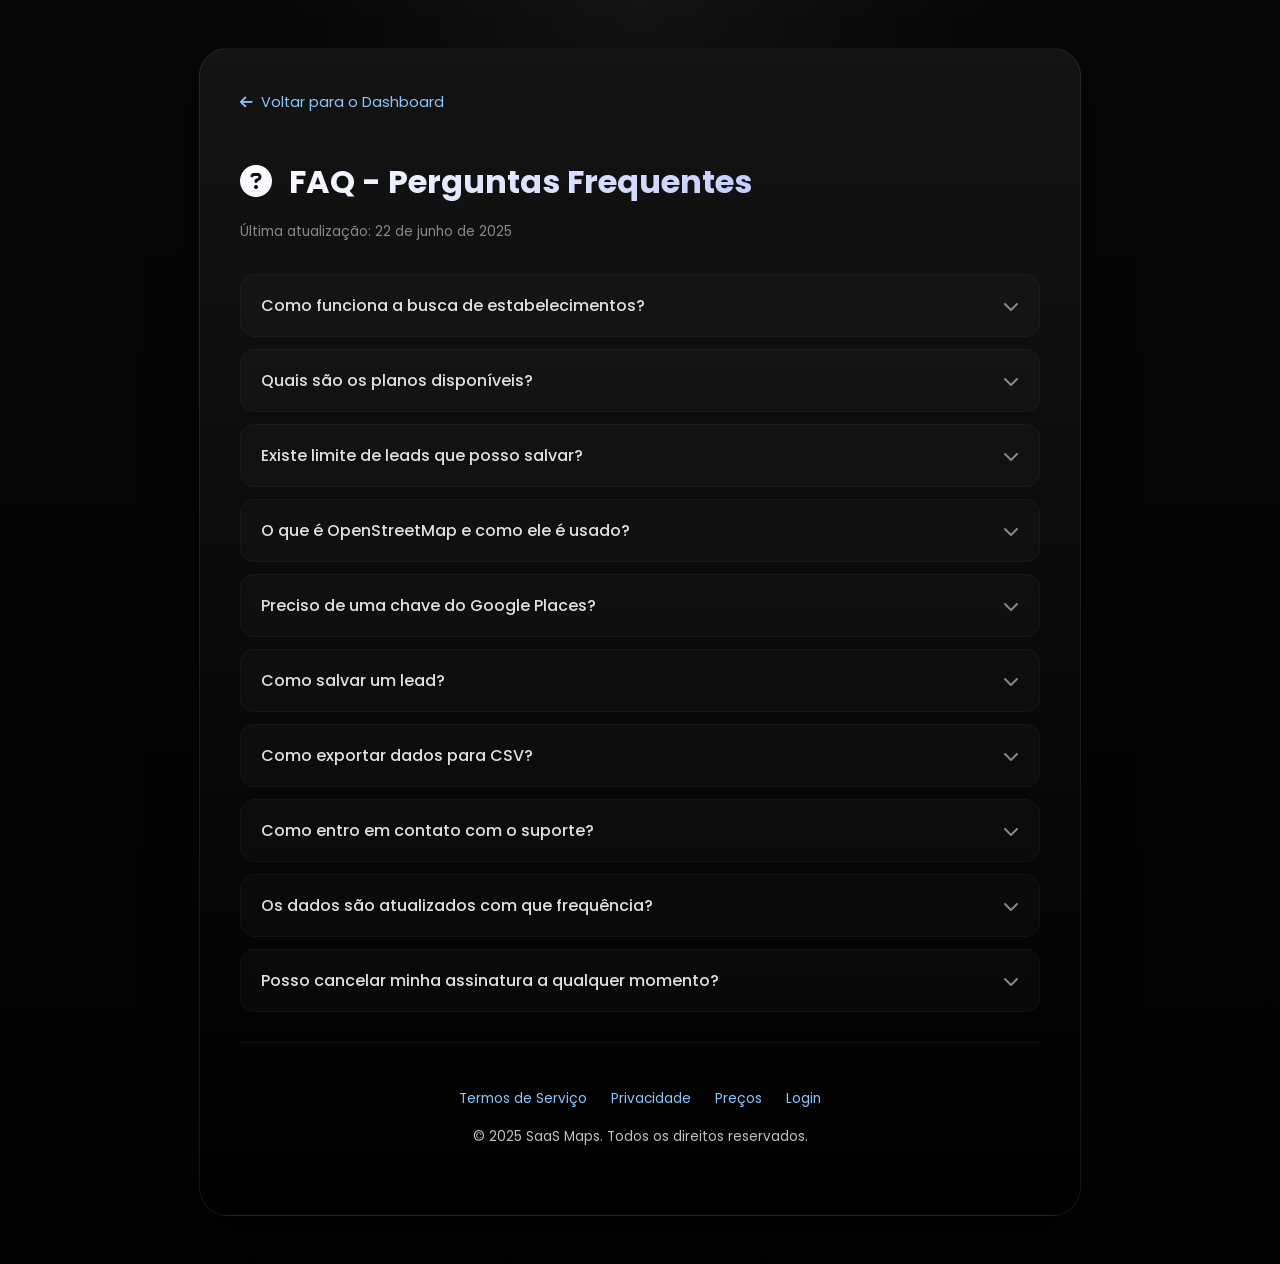
<file: faq.html>
<!DOCTYPE html>
<html lang="pt-BR">
<head>
    <meta charset="UTF-8" />
    <meta name="viewport" content="width=device-width, initial-scale=1.0" />
    <title>FAQ | SaaS Maps</title>
    <link rel="preconnect" href="https://fonts.googleapis.com" />
    <link href="https://fonts.googleapis.com/css2?family=Poppins:wght@400;500;600;700&display=swap" rel="stylesheet" />
    <link rel="stylesheet" href="https://cdnjs.cloudflare.com/ajax/libs/font-awesome/6.5.1/css/all.min.css" />
    <link rel="stylesheet" href="assets/css/legal.css" />
    <link rel="stylesheet" href="assets/css/transitions.css" />
    <style>
        .faq-header-icon { color: #a5b4fc; margin-right: 10px; }
    </style>
</head>
<body class="legal-page">

    <div class="legal-container fade-in">

        <a href="Dashboard/dashboard.html" class="legal-back"><i class="fas fa-arrow-left"></i> Voltar para o Dashboard</a>

        <h1><i class="fas fa-question-circle faq-header-icon"></i> FAQ - Perguntas Frequentes</h1>
        <p class="last-updated">Última atualização: 22 de junho de 2025</p>

        <!-- 1 -->
        <div class="faq-item">
            <button class="faq-question" onclick="toggleFaq(this)">
                Como funciona a busca de estabelecimentos?
                <i class="fa-solid fa-chevron-down"></i>
            </button>
            <div class="faq-answer">
                O SaaS Maps utiliza o <strong>OpenStreetMap (Nominatim + Overpass)</strong> como motor de busca principal, permitindo encontrar estabelecimentos comerciais em qualquer cidade do Brasil sem custos. Quando disponível, também consulta o <strong>Google Places API</strong> para enriquecer os resultados com dados adicionais. Basta selecionar o estado, a cidade e a categoria desejada para iniciar a busca.
            </div>
        </div>

        <!-- 2 -->
        <div class="faq-item">
            <button class="faq-question" onclick="toggleFaq(this)">
                Quais são os planos disponíveis?
                <i class="fa-solid fa-chevron-down"></i>
            </button>
            <div class="faq-answer">
                Oferecemos três planos: <strong>Basic</strong> (grátis, até 100 leads/mês), <strong>Pro</strong> (R$49/mês, até 1.000 leads com IA e Google Places) e <strong>Enterprise</strong> (R$199/mês, leads ilimitados com suporte prioritário). Todos os planos incluem busca via OpenStreetMap e exportação CSV. Consulte nossa <a href="pricing.html">página de preços</a> para detalhes completos.
            </div>
        </div>

        <!-- 3 -->
        <div class="faq-item">
            <button class="faq-question" onclick="toggleFaq(this)">
                Existe limite de leads que posso salvar?
                <i class="fa-solid fa-chevron-down"></i>
            </button>
            <div class="faq-answer">
                Sim, cada plano tem um limite mensal: 100 leads no Basic, 1.000 no Pro e ilimitado no Enterprise. Os limites são resetados no primeiro dia de cada mês. Você pode acompanhar seu uso atual no painel do dashboard. Se atingir o limite, poderá fazer upgrade do plano para continuar salvando leads.
            </div>
        </div>

        <!-- 4 -->
        <div class="faq-item">
            <button class="faq-question" onclick="toggleFaq(this)">
                O que é OpenStreetMap e como ele é usado?
                <i class="fa-solid fa-chevron-down"></i>
            </button>
            <div class="faq-answer">
                O <strong>OpenStreetMap (OSM)</strong> é um mapa colaborativo e gratuito, similar ao Google Maps, mas mantido por uma comunidade global de voluntários. Usamos os serviços Nominatim (para geolocalização) e Overpass (para consulta de estabelecimentos) para buscar dados atualizados sem custos de API. Isso nos permite oferecer o plano Basic gratuito.
            </div>
        </div>

        <!-- 5 -->
        <div class="faq-item">
            <button class="faq-question" onclick="toggleFaq(this)">
                Preciso de uma chave do Google Places?
                <i class="fa-solid fa-chevron-down"></i>
            </button>
            <div class="faq-answer">
                Não é obrigatório. O sistema funciona 100% com OpenStreetMap. No entanto, se você configurar uma chave do Google Places API no arquivo <code>config.js</code>, os resultados serão enriquecidos com dados adicionais como avaliações, horários e fotos. A chave pode ser obtida gratuitamente no Google Cloud Console.
            </div>
        </div>

        <!-- 6 -->
        <div class="faq-item">
            <button class="faq-question" onclick="toggleFaq(this)">
                Como salvar um lead?
                <i class="fa-solid fa-chevron-down"></i>
            </button>
            <div class="faq-answer">
                Após realizar uma busca, os resultados aparecem em uma tabela. Clique no botão <strong>"Salvar"</strong> na coluna à direita para adicionar o estabelecimento à sua lista de leads salvos. Você também pode gerenciar os status (Novo, Contatado, Em negociação, Cliente, Descartado) e adicionar notas nos leads salvos.
            </div>
        </div>

        <!-- 7 -->
        <div class="faq-item">
            <button class="faq-question" onclick="toggleFaq(this)">
                Como exportar dados para CSV?
                <i class="fa-solid fa-chevron-down"></i>
            </button>
            <div class="faq-answer">
                Após realizar uma busca, clique no botão <strong>"Exportar CSV"</strong> localizado abaixo da tabela de resultados. O arquivo será baixado automaticamente com todos os dados dos estabelecimentos encontrados, incluindo nome, telefone, website, endereço e status. A exportação inclui todos os resultados filtrados no momento.
            </div>
        </div>

        <!-- 8 -->
        <div class="faq-item">
            <button class="faq-question" onclick="toggleFaq(this)">
                Como entro em contato com o suporte?
                <i class="fa-solid fa-chevron-down"></i>
            </button>
            <div class="faq-answer">
                Usuários dos planos Pro e Enterprise têm suporte prioritário via chat direto no dashboard. Usuários do plano Basic podem enviar dúvidas através dos canais disponíveis no repositório oficial do projeto. Para questões urgentes, recomendamos abrir uma issue no <a href="https://github.com/Kalidade-Dev/SAAS.git" target="_blank">GitHub do projeto</a>.
            </div>
        </div>

        <!-- 9 -->
        <div class="faq-item">
            <button class="faq-question" onclick="toggleFaq(this)">
                Os dados são atualizados com que frequência?
                <i class="fa-solid fa-chevron-down"></i>
            </button>
            <div class="faq-answer">
                Os dados do OpenStreetMap são atualizados continuamente pela comunidade. Quando você realiza uma busca, os dados são obtidos em tempo real da fonte. O cache de cidades do IBGE é armazenado localmente para agilizar as buscas, mas pode ser atualizado manualmente limpando o cache do navegador.
            </div>
        </div>

        <!-- 10 -->
        <div class="faq-item">
            <button class="faq-question" onclick="toggleFaq(this)">
                Posso cancelar minha assinatura a qualquer momento?
                <i class="fa-solid fa-chevron-down"></i>
            </button>
            <div class="faq-answer">
                Sim! Você pode cancelar sua assinatura quando quiser, sem taxas de cancelamento. Ao cancelar, você mantém acesso aos recursos do plano até o final do período já pago. Após isso, sua conta será revertida para o plano Basic gratuito. Seus leads salvos nunca serão perdidos.
            </div>
        </div>

        <footer style="text-align:center;padding:30px 0 10px;color:#666;font-size:.85rem;border-top:1px solid rgba(255,255,255,.06);margin-top:30px;">
            <p style="margin-bottom:12px;">
                <a href="termos.html" style="color:#8ec5fc;text-decoration:none;margin:0 10px;">Termos de Serviço</a>
                <a href="privacidade.html" style="color:#8ec5fc;text-decoration:none;margin:0 10px;">Privacidade</a>
                <a href="pricing.html" style="color:#8ec5fc;text-decoration:none;margin:0 10px;">Preços</a>
                <a href="Login/login.html" style="color:#8ec5fc;text-decoration:none;margin:0 10px;">Login</a>
            </p>
            <p>&copy; 2025 SaaS Maps. Todos os direitos reservados.</p>
        </footer>
    </div>

    <script>
    function toggleFaq(btn) {
        const item = btn.parentElement;
        const isOpen = item.classList.contains('open');
        // Fecha todos
        document.querySelectorAll('.faq-item.open').forEach(el => el.classList.remove('open'));
        // Abre o clicado se estava fechado
        if (!isOpen) item.classList.add('open');
    }
    </script>

</body>
</html>
</file>
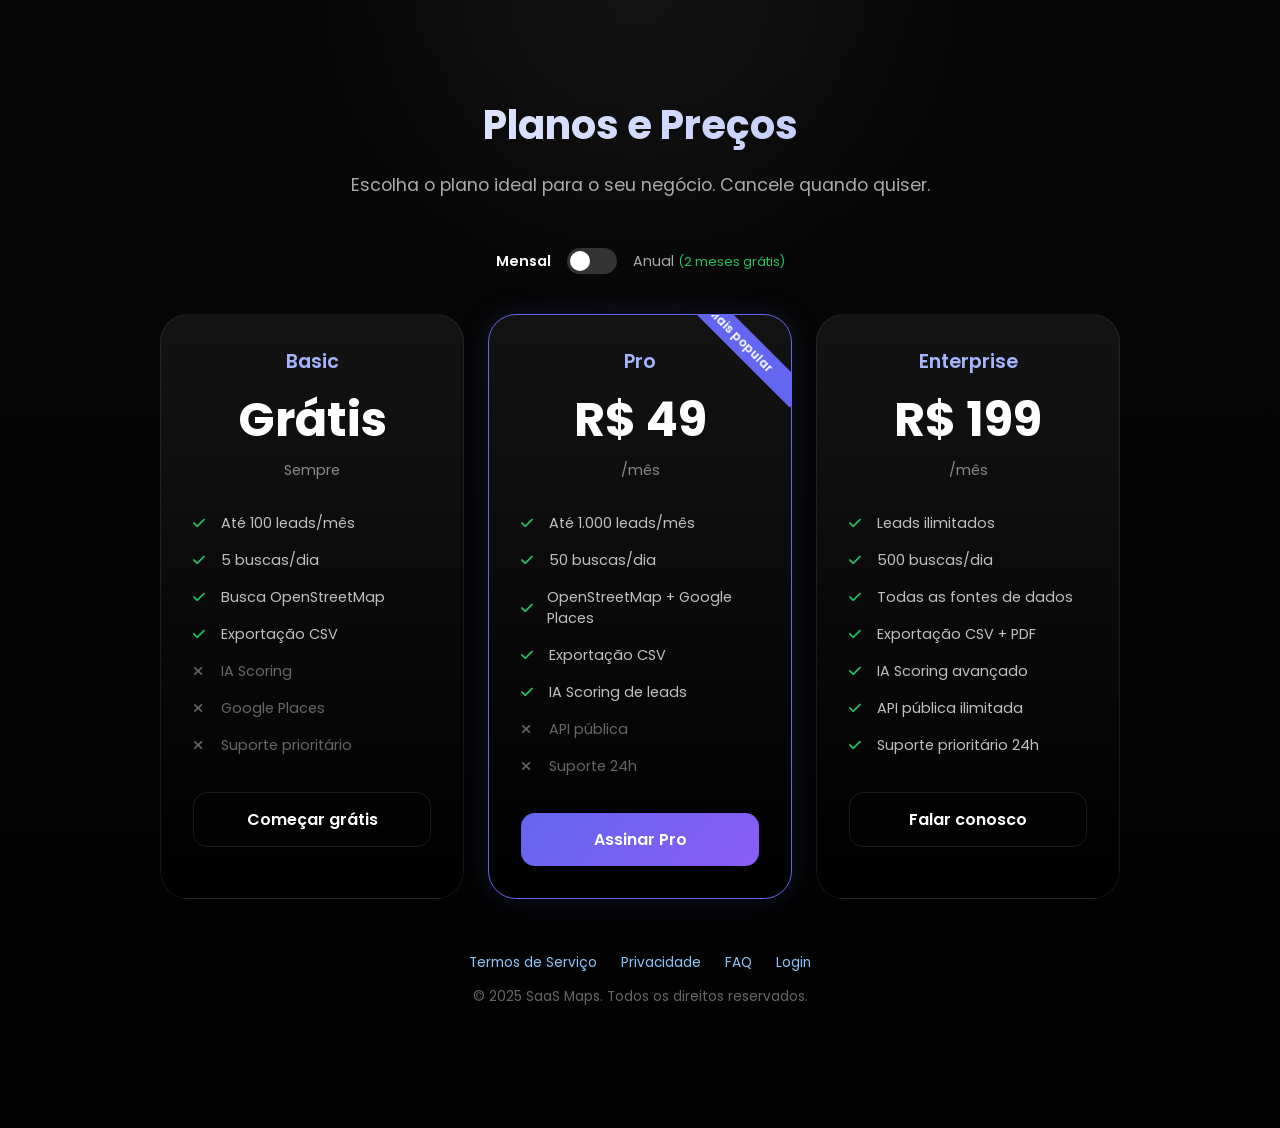
<file: pricing.html>
<!DOCTYPE html>
<html lang="pt-BR">
<head>
    <meta charset="UTF-8" />
    <meta name="viewport" content="width=device-width, initial-scale=1.0" />
    <title>Planos e Preços | SaaS Maps</title>
    <link rel="preconnect" href="https://fonts.googleapis.com" />
    <link href="https://fonts.googleapis.com/css2?family=Poppins:wght@400;500;600;700&display=swap" rel="stylesheet" />
    <link rel="stylesheet" href="https://cdnjs.cloudflare.com/ajax/libs/font-awesome/6.5.1/css/all.min.css" />
    <link rel="stylesheet" href="assets/css/legal.css" />
    <link rel="stylesheet" href="assets/css/transitions.css" />
</head>
<body class="pricing-page">

    <header class="pricing-header fade-in">
        <h1>Planos e Preços</h1>
        <p>Escolha o plano ideal para o seu negócio. Cancele quando quiser.</p>
    </header>

    <div class="pricing-toggle fade-in">
        <label class="active" id="monthlyLabel" onclick="setBilling('monthly')">Mensal</label>
        <div class="toggle-switch" id="billingToggle" onclick="toggleBilling()"></div>
        <label id="yearlyLabel" onclick="setBilling('yearly')">Anual <span style="color:#22c55e;font-size:.8rem;">(2 meses grátis)</span></label>
    </div>

    <div class="pricing-grid stagger-children">

        <!-- Basic -->
        <div class="pricing-card">
            <div class="plan-name">Basic</div>
            <div class="plan-price" id="priceBasic">Grátis</div>
            <div class="plan-period" id="periodBasic">Sempre</div>
            <ul class="plan-features">
                <li><i class="fa-solid fa-check"></i> Até 100 leads/mês</li>
                <li><i class="fa-solid fa-check"></i> 5 buscas/dia</li>
                <li><i class="fa-solid fa-check"></i> Busca OpenStreetMap</li>
                <li><i class="fa-solid fa-check"></i> Exportação CSV</li>
                <li class="missing"><i class="fa-solid fa-xmark"></i> IA Scoring</li>
                <li class="missing"><i class="fa-solid fa-xmark"></i> Google Places</li>
                <li class="missing"><i class="fa-solid fa-xmark"></i> Suporte prioritário</li>
            </ul>
            <button class="plan-btn" onclick="window.location.href='Register/register.html'">Começar grátis</button>
        </div>

        <!-- Pro (Featured) -->
        <div class="pricing-card featured">
            <div class="plan-name">Pro</div>
            <div class="plan-price" id="pricePro">R$ 49</div>
            <div class="plan-period" id="periodPro">/mês</div>
            <ul class="plan-features">
                <li><i class="fa-solid fa-check"></i> Até 1.000 leads/mês</li>
                <li><i class="fa-solid fa-check"></i> 50 buscas/dia</li>
                <li><i class="fa-solid fa-check"></i> OpenStreetMap + Google Places</li>
                <li><i class="fa-solid fa-check"></i> Exportação CSV</li>
                <li><i class="fa-solid fa-check"></i> IA Scoring de leads</li>
                <li class="missing"><i class="fa-solid fa-xmark"></i> API pública</li>
                <li class="missing"><i class="fa-solid fa-xmark"></i> Suporte 24h</li>
            </ul>
            <button class="plan-btn" onclick="window.location.href='Register/register.html'">Assinar Pro</button>
        </div>

        <!-- Enterprise -->
        <div class="pricing-card">
            <div class="plan-name">Enterprise</div>
            <div class="plan-price" id="priceEnterprise">R$ 199</div>
            <div class="plan-period" id="periodEnterprise">/mês</div>
            <ul class="plan-features">
                <li><i class="fa-solid fa-check"></i> Leads ilimitados</li>
                <li><i class="fa-solid fa-check"></i> 500 buscas/dia</li>
                <li><i class="fa-solid fa-check"></i> Todas as fontes de dados</li>
                <li><i class="fa-solid fa-check"></i> Exportação CSV + PDF</li>
                <li><i class="fa-solid fa-check"></i> IA Scoring avançado</li>
                <li><i class="fa-solid fa-check"></i> API pública ilimitada</li>
                <li><i class="fa-solid fa-check"></i> Suporte prioritário 24h</li>
            </ul>
            <button class="plan-btn" onclick="window.location.href='Register/register.html'">Falar conosco</button>
        </div>

    </div>

    <footer style="text-align:center;padding:40px 20px;color:#666;font-size:.85rem;">
        <p style="margin-bottom:12px;">
            <a href="termos.html" style="color:#8ec5fc;text-decoration:none;margin:0 10px;">Termos de Serviço</a>
            <a href="privacidade.html" style="color:#8ec5fc;text-decoration:none;margin:0 10px;">Privacidade</a>
            <a href="faq.html" style="color:#8ec5fc;text-decoration:none;margin:0 10px;">FAQ</a>
            <a href="Login/login.html" style="color:#8ec5fc;text-decoration:none;margin:0 10px;">Login</a>
        </p>
        <p>&copy; 2025 SaaS Maps. Todos os direitos reservados.</p>
    </footer>

    <script>
    let billing = 'monthly';

    function toggleBilling() {
        setBilling(billing === 'monthly' ? 'yearly' : 'monthly');
    }

    function setBilling(type) {
        billing = type;
        const toggle = document.getElementById('billingToggle');
        const monthlyLabel = document.getElementById('monthlyLabel');
        const yearlyLabel = document.getElementById('yearlyLabel');

        toggle.classList.toggle('active', type === 'yearly');
        monthlyLabel.classList.toggle('active', type === 'monthly');
        yearlyLabel.classList.toggle('active', type === 'yearly');

        const prices = {
            monthly: { basic: 'Grátis', pro: 'R$ 49', enterprise: 'R$ 199', periodPro: '/mês', periodEnterprise: '/mês', periodBasic: 'Sempre' },
            yearly: { basic: 'Grátis', pro: 'R$ 490', enterprise: 'R$ 1.990', periodPro: '/ano', periodEnterprise: '/ano', periodBasic: 'Sempre' }
        };

        document.getElementById('priceBasic').textContent = prices[type].basic;
        document.getElementById('pricePro').textContent = prices[type].pro;
        document.getElementById('priceEnterprise').textContent = prices[type].enterprise;
        document.getElementById('periodBasic').textContent = prices[type].periodBasic;
        document.getElementById('periodPro').textContent = prices[type].periodPro;
        document.getElementById('periodEnterprise').textContent = prices[type].periodEnterprise;
    }
    </script>

</body>
</html>
</file>
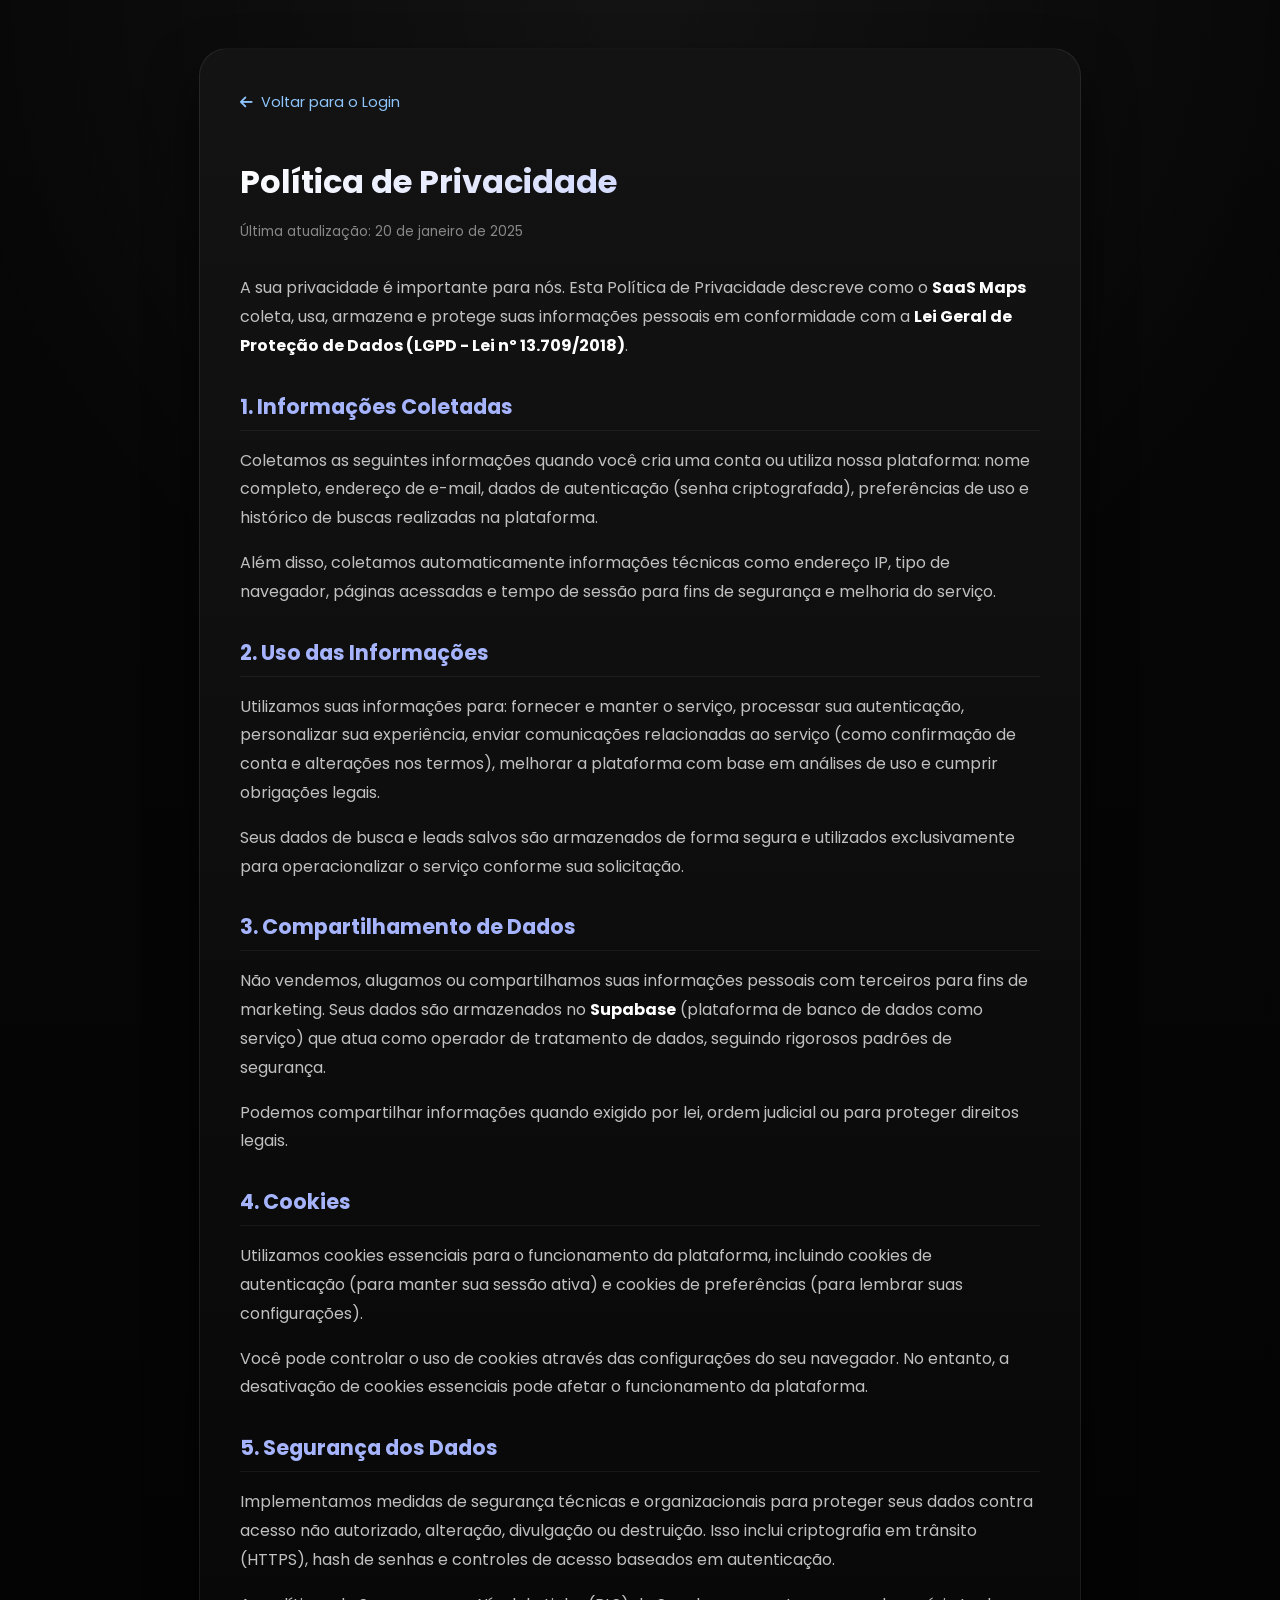
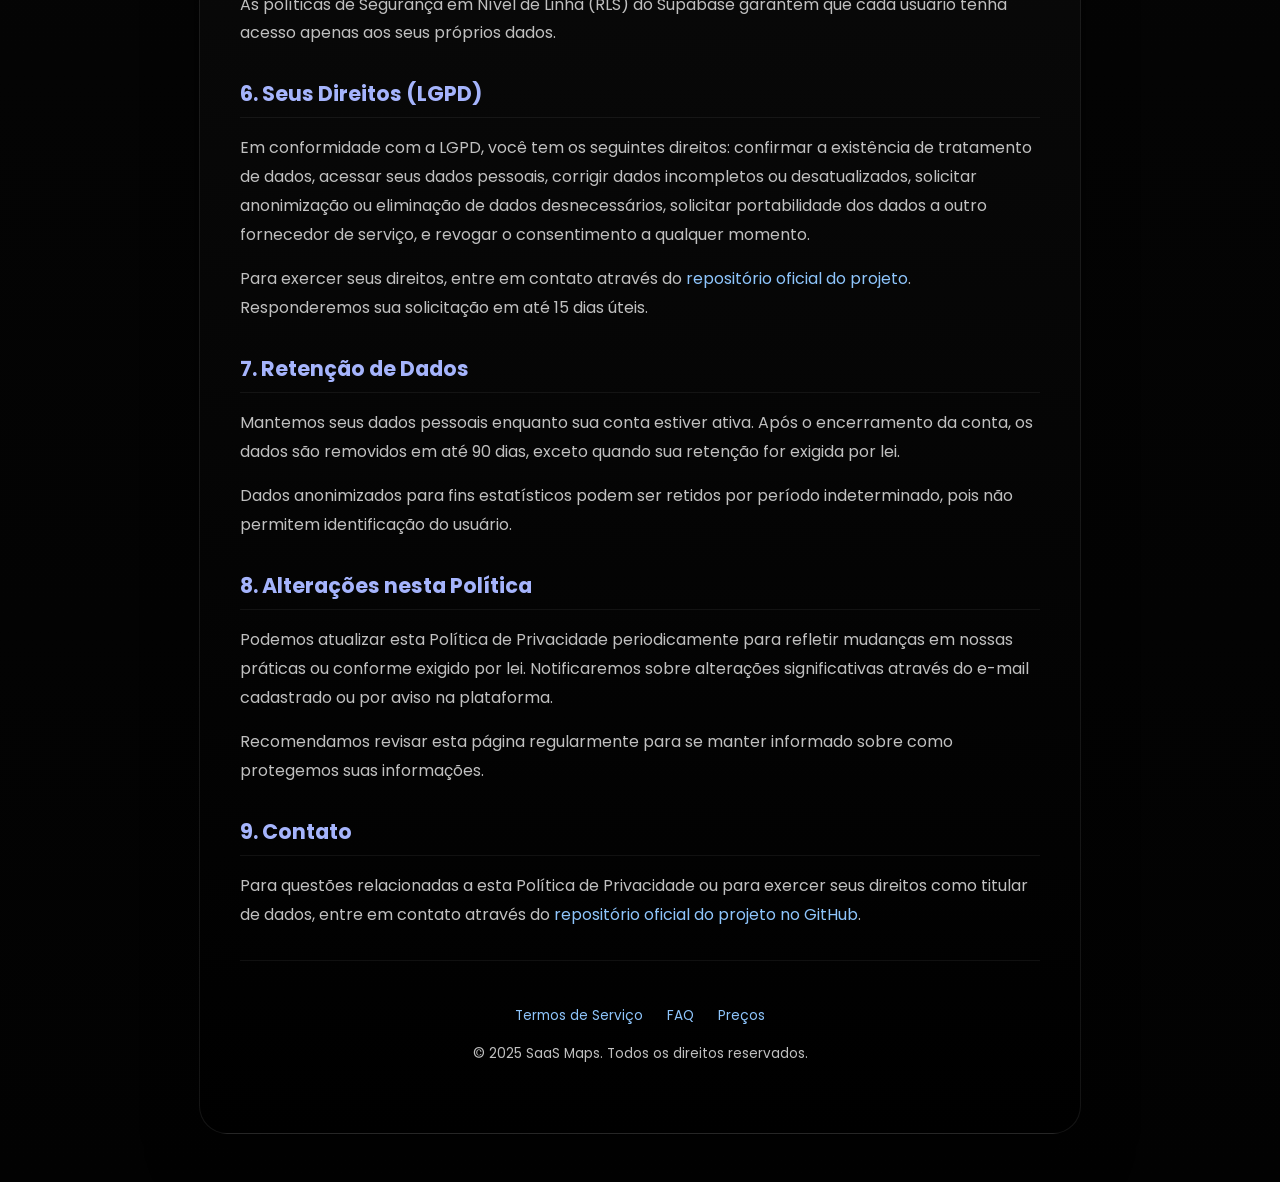
<file: privacidade.html>
<!DOCTYPE html>
<html lang="pt-BR">
<head>
    <meta charset="UTF-8" />
    <meta name="viewport" content="width=device-width, initial-scale=1.0" />
    <title>Política de Privacidade | SaaS Maps</title>
    <link rel="preconnect" href="https://fonts.googleapis.com" />
    <link href="https://fonts.googleapis.com/css2?family=Poppins:wght@400;500;600;700&display=swap" rel="stylesheet" />
    <link rel="stylesheet" href="https://cdnjs.cloudflare.com/ajax/libs/font-awesome/6.5.1/css/all.min.css" />
    <link rel="stylesheet" href="assets/css/legal.css" />
    <link rel="stylesheet" href="assets/css/transitions.css" />
</head>
<body class="legal-page">

    <div class="legal-container fade-in">

        <a href="Login/login.html" class="legal-back"><i class="fas fa-arrow-left"></i> Voltar para o Login</a>

        <h1>Política de Privacidade</h1>
        <p class="last-updated">Última atualização: 20 de janeiro de 2025</p>

        <p>A sua privacidade é importante para nós. Esta Política de Privacidade descreve como o <strong>SaaS Maps</strong> coleta, usa, armazena e protege suas informações pessoais em conformidade com a <strong>Lei Geral de Proteção de Dados (LGPD - Lei nº 13.709/2018)</strong>.</p>

        <h2>1. Informações Coletadas</h2>
        <p>Coletamos as seguintes informações quando você cria uma conta ou utiliza nossa plataforma: nome completo, endereço de e-mail, dados de autenticação (senha criptografada), preferências de uso e histórico de buscas realizadas na plataforma.</p>
        <p>Além disso, coletamos automaticamente informações técnicas como endereço IP, tipo de navegador, páginas acessadas e tempo de sessão para fins de segurança e melhoria do serviço.</p>

        <h2>2. Uso das Informações</h2>
        <p>Utilizamos suas informações para: fornecer e manter o serviço, processar sua autenticação, personalizar sua experiência, enviar comunicações relacionadas ao serviço (como confirmação de conta e alterações nos termos), melhorar a plataforma com base em análises de uso e cumprir obrigações legais.</p>
        <p>Seus dados de busca e leads salvos são armazenados de forma segura e utilizados exclusivamente para operacionalizar o serviço conforme sua solicitação.</p>

        <h2>3. Compartilhamento de Dados</h2>
        <p>Não vendemos, alugamos ou compartilhamos suas informações pessoais com terceiros para fins de marketing. Seus dados são armazenados no <strong>Supabase</strong> (plataforma de banco de dados como serviço) que atua como operador de tratamento de dados, seguindo rigorosos padrões de segurança.</p>
        <p>Podemos compartilhar informações quando exigido por lei, ordem judicial ou para proteger direitos legais.</p>

        <h2>4. Cookies</h2>
        <p>Utilizamos cookies essenciais para o funcionamento da plataforma, incluindo cookies de autenticação (para manter sua sessão ativa) e cookies de preferências (para lembrar suas configurações).</p>
        <p>Você pode controlar o uso de cookies através das configurações do seu navegador. No entanto, a desativação de cookies essenciais pode afetar o funcionamento da plataforma.</p>

        <h2>5. Segurança dos Dados</h2>
        <p>Implementamos medidas de segurança técnicas e organizacionais para proteger seus dados contra acesso não autorizado, alteração, divulgação ou destruição. Isso inclui criptografia em trânsito (HTTPS), hash de senhas e controles de acesso baseados em autenticação.</p>
        <p>As políticas de Segurança em Nível de Linha (RLS) do Supabase garantem que cada usuário tenha acesso apenas aos seus próprios dados.</p>

        <h2>6. Seus Direitos (LGPD)</h2>
        <p>Em conformidade com a LGPD, você tem os seguintes direitos: confirmar a existência de tratamento de dados, acessar seus dados pessoais, corrigir dados incompletos ou desatualizados, solicitar anonimização ou eliminação de dados desnecessários, solicitar portabilidade dos dados a outro fornecedor de serviço, e revogar o consentimento a qualquer momento.</p>
        <p>Para exercer seus direitos, entre em contato através do <a href="https://github.com/Kalidade-Dev/SAAS.git" target="_blank">repositório oficial do projeto</a>. Responderemos sua solicitação em até 15 dias úteis.</p>

        <h2>7. Retenção de Dados</h2>
        <p>Mantemos seus dados pessoais enquanto sua conta estiver ativa. Após o encerramento da conta, os dados são removidos em até 90 dias, exceto quando sua retenção for exigida por lei.</p>
        <p>Dados anonimizados para fins estatísticos podem ser retidos por período indeterminado, pois não permitem identificação do usuário.</p>

        <h2>8. Alterações nesta Política</h2>
        <p>Podemos atualizar esta Política de Privacidade periodicamente para refletir mudanças em nossas práticas ou conforme exigido por lei. Notificaremos sobre alterações significativas através do e-mail cadastrado ou por aviso na plataforma.</p>
        <p>Recomendamos revisar esta página regularmente para se manter informado sobre como protegemos suas informações.</p>

        <h2>9. Contato</h2>
        <p>Para questões relacionadas a esta Política de Privacidade ou para exercer seus direitos como titular de dados, entre em contato através do <a href="https://github.com/Kalidade-Dev/SAAS.git" target="_blank">repositório oficial do projeto no GitHub</a>.</p>

        <footer style="text-align:center;padding:30px 0 10px;color:#666;font-size:.85rem;border-top:1px solid rgba(255,255,255,.06);margin-top:30px;">
            <p style="margin-bottom:12px;">
                <a href="termos.html" style="color:#8ec5fc;text-decoration:none;margin:0 10px;">Termos de Serviço</a>
                <a href="faq.html" style="color:#8ec5fc;text-decoration:none;margin:0 10px;">FAQ</a>
                <a href="pricing.html" style="color:#8ec5fc;text-decoration:none;margin:0 10px;">Preços</a>
            </p>
            <p>&copy; 2025 SaaS Maps. Todos os direitos reservados.</p>
        </footer>
    </div>

</body>
</html>
</file>
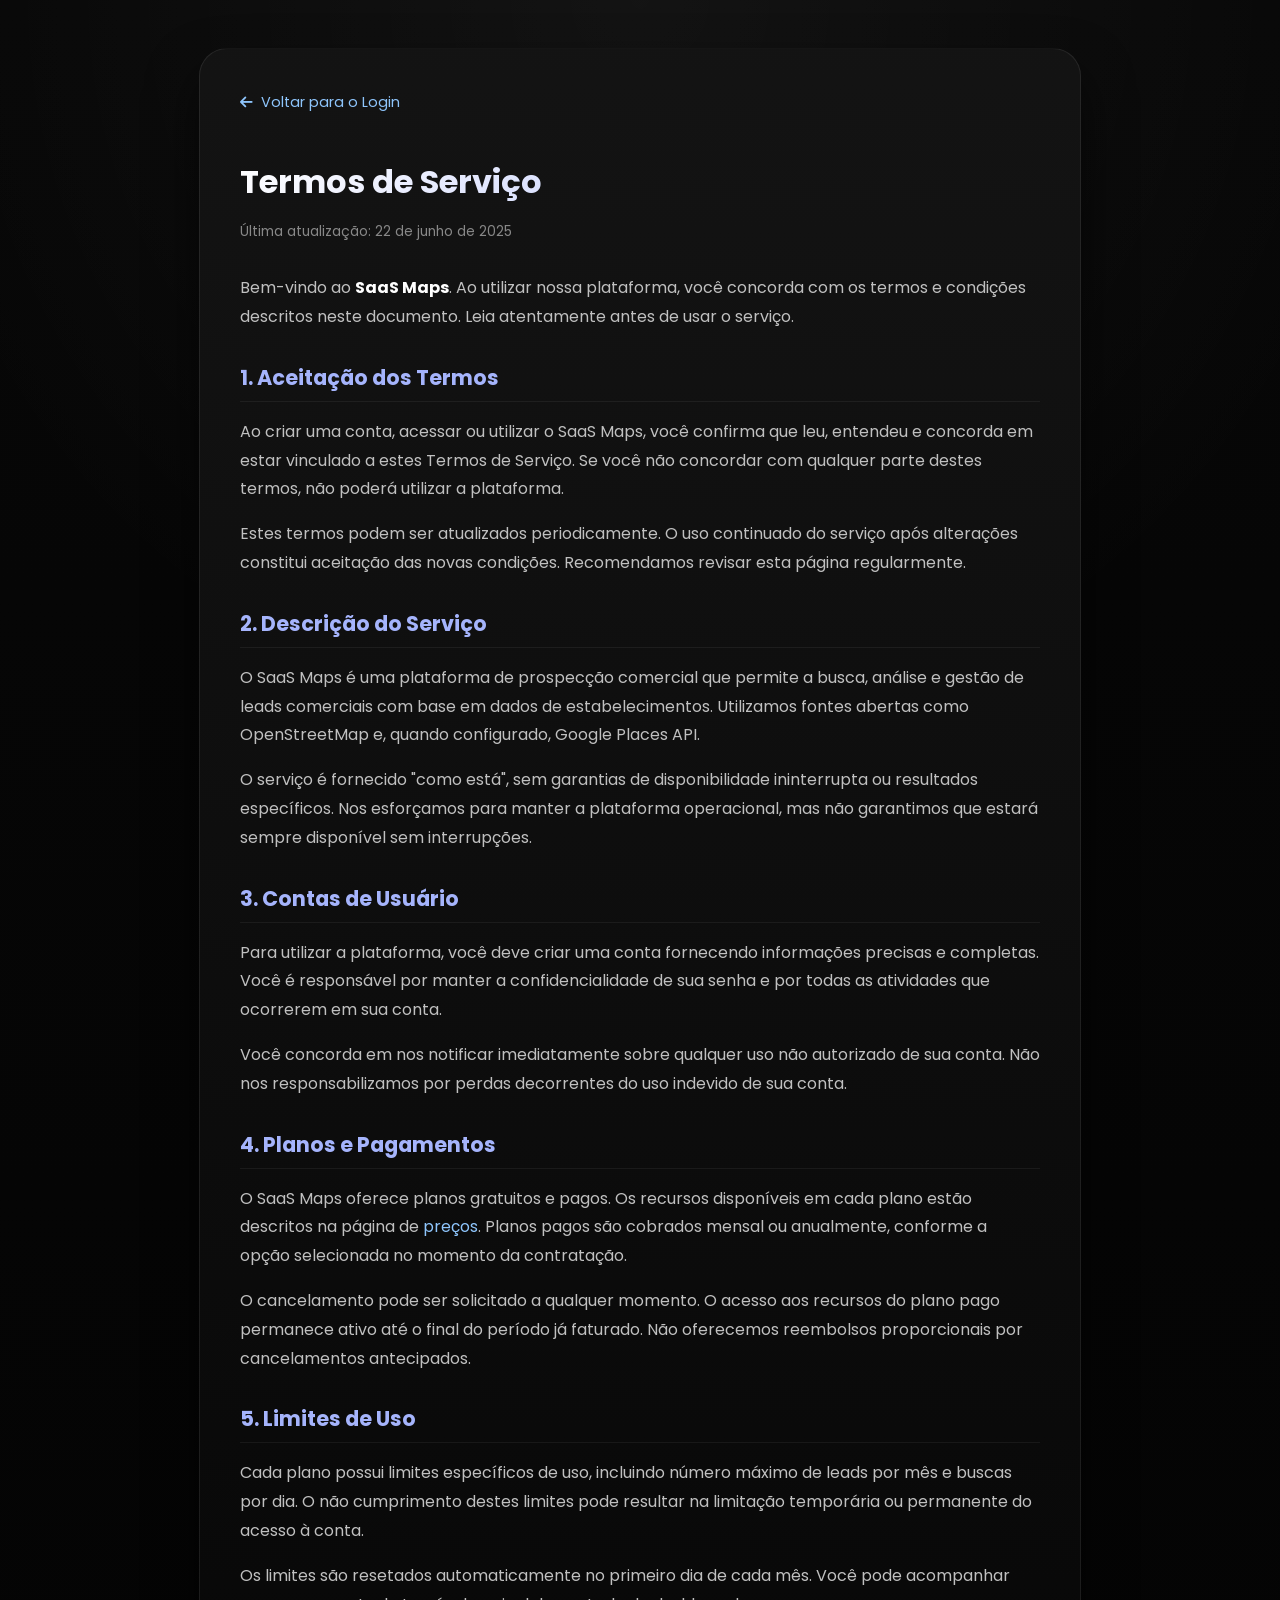
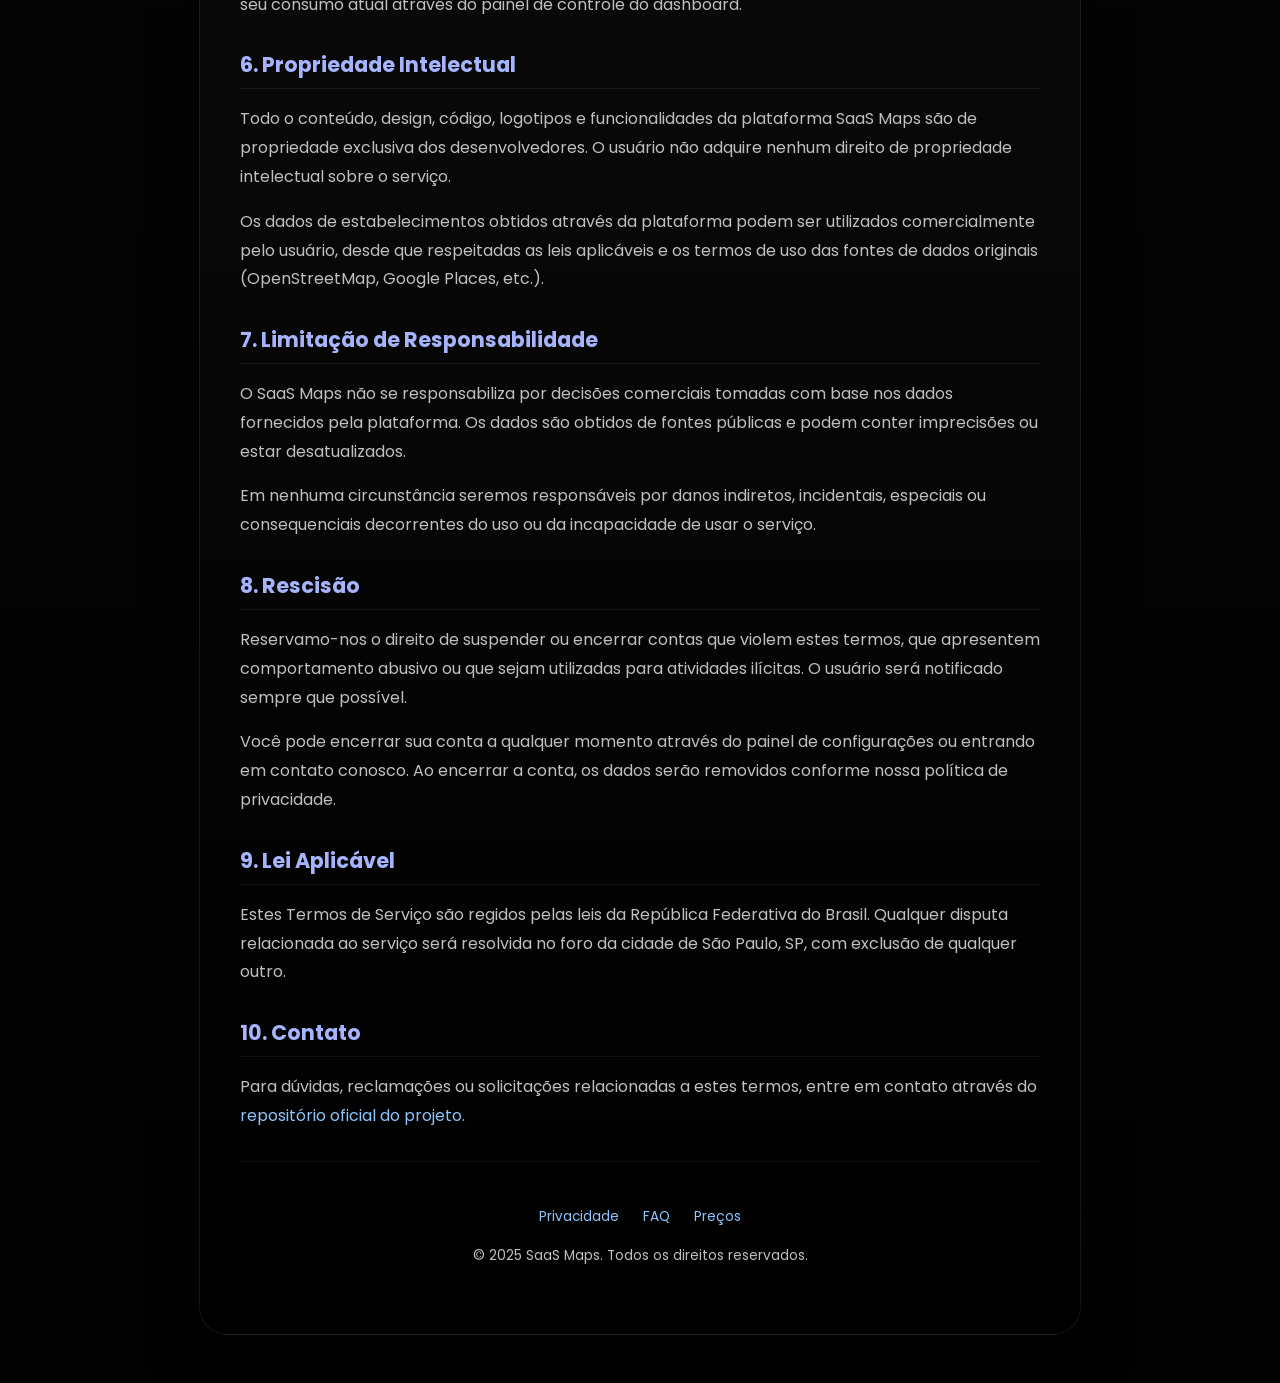
<file: termos.html>
<!DOCTYPE html>
<html lang="pt-BR">
<head>
    <meta charset="UTF-8" />
    <meta name="viewport" content="width=device-width, initial-scale=1.0" />
    <title>Termos de Serviço | SaaS Maps</title>
    <link rel="preconnect" href="https://fonts.googleapis.com" />
    <link href="https://fonts.googleapis.com/css2?family=Poppins:wght@400;500;600;700&display=swap" rel="stylesheet" />
    <link rel="stylesheet" href="https://cdnjs.cloudflare.com/ajax/libs/font-awesome/6.5.1/css/all.min.css" />
    <link rel="stylesheet" href="assets/css/legal.css" />
    <link rel="stylesheet" href="assets/css/transitions.css" />
</head>
<body class="legal-page">

    <div class="legal-container fade-in">

        <a href="Login/login.html" class="legal-back"><i class="fas fa-arrow-left"></i> Voltar para o Login</a>

        <h1>Termos de Serviço</h1>
        <p class="last-updated">Última atualização: 22 de junho de 2025</p>

        <p>Bem-vindo ao <strong>SaaS Maps</strong>. Ao utilizar nossa plataforma, você concorda com os termos e condições descritos neste documento. Leia atentamente antes de usar o serviço.</p>

        <h2>1. Aceitação dos Termos</h2>
        <p>Ao criar uma conta, acessar ou utilizar o SaaS Maps, você confirma que leu, entendeu e concorda em estar vinculado a estes Termos de Serviço. Se você não concordar com qualquer parte destes termos, não poderá utilizar a plataforma.</p>
        <p>Estes termos podem ser atualizados periodicamente. O uso continuado do serviço após alterações constitui aceitação das novas condições. Recomendamos revisar esta página regularmente.</p>

        <h2>2. Descrição do Serviço</h2>
        <p>O SaaS Maps é uma plataforma de prospecção comercial que permite a busca, análise e gestão de leads comerciais com base em dados de estabelecimentos. Utilizamos fontes abertas como OpenStreetMap e, quando configurado, Google Places API.</p>
        <p>O serviço é fornecido "como está", sem garantias de disponibilidade ininterrupta ou resultados específicos. Nos esforçamos para manter a plataforma operacional, mas não garantimos que estará sempre disponível sem interrupções.</p>

        <h2>3. Contas de Usuário</h2>
        <p>Para utilizar a plataforma, você deve criar uma conta fornecendo informações precisas e completas. Você é responsável por manter a confidencialidade de sua senha e por todas as atividades que ocorrerem em sua conta.</p>
        <p>Você concorda em nos notificar imediatamente sobre qualquer uso não autorizado de sua conta. Não nos responsabilizamos por perdas decorrentes do uso indevido de sua conta.</p>

        <h2>4. Planos e Pagamentos</h2>
        <p>O SaaS Maps oferece planos gratuitos e pagos. Os recursos disponíveis em cada plano estão descritos na página de <a href="pricing.html">preços</a>. Planos pagos são cobrados mensal ou anualmente, conforme a opção selecionada no momento da contratação.</p>
        <p>O cancelamento pode ser solicitado a qualquer momento. O acesso aos recursos do plano pago permanece ativo até o final do período já faturado. Não oferecemos reembolsos proporcionais por cancelamentos antecipados.</p>

        <h2>5. Limites de Uso</h2>
        <p>Cada plano possui limites específicos de uso, incluindo número máximo de leads por mês e buscas por dia. O não cumprimento destes limites pode resultar na limitação temporária ou permanente do acesso à conta.</p>
        <p>Os limites são resetados automaticamente no primeiro dia de cada mês. Você pode acompanhar seu consumo atual através do painel de controle do dashboard.</p>

        <h2>6. Propriedade Intelectual</h2>
        <p>Todo o conteúdo, design, código, logotipos e funcionalidades da plataforma SaaS Maps são de propriedade exclusiva dos desenvolvedores. O usuário não adquire nenhum direito de propriedade intelectual sobre o serviço.</p>
        <p>Os dados de estabelecimentos obtidos através da plataforma podem ser utilizados comercialmente pelo usuário, desde que respeitadas as leis aplicáveis e os termos de uso das fontes de dados originais (OpenStreetMap, Google Places, etc.).</p>

        <h2>7. Limitação de Responsabilidade</h2>
        <p>O SaaS Maps não se responsabiliza por decisões comerciais tomadas com base nos dados fornecidos pela plataforma. Os dados são obtidos de fontes públicas e podem conter imprecisões ou estar desatualizados.</p>
        <p>Em nenhuma circunstância seremos responsáveis por danos indiretos, incidentais, especiais ou consequenciais decorrentes do uso ou da incapacidade de usar o serviço.</p>

        <h2>8. Rescisão</h2>
        <p>Reservamo-nos o direito de suspender ou encerrar contas que violem estes termos, que apresentem comportamento abusivo ou que sejam utilizadas para atividades ilícitas. O usuário será notificado sempre que possível.</p>
        <p>Você pode encerrar sua conta a qualquer momento através do painel de configurações ou entrando em contato conosco. Ao encerrar a conta, os dados serão removidos conforme nossa política de privacidade.</p>

        <h2>9. Lei Aplicável</h2>
        <p>Estes Termos de Serviço são regidos pelas leis da República Federativa do Brasil. Qualquer disputa relacionada ao serviço será resolvida no foro da cidade de São Paulo, SP, com exclusão de qualquer outro.</p>

        <h2>10. Contato</h2>
        <p>Para dúvidas, reclamações ou solicitações relacionadas a estes termos, entre em contato através do <a href="https://github.com/Kalidade-Dev/SAAS.git" target="_blank">repositório oficial do projeto</a>.</p>

        <footer style="text-align:center;padding:30px 0 10px;color:#666;font-size:.85rem;border-top:1px solid rgba(255,255,255,.06);margin-top:30px;">
            <p style="margin-bottom:12px;">
                <a href="privacidade.html" style="color:#8ec5fc;text-decoration:none;margin:0 10px;">Privacidade</a>
                <a href="faq.html" style="color:#8ec5fc;text-decoration:none;margin:0 10px;">FAQ</a>
                <a href="pricing.html" style="color:#8ec5fc;text-decoration:none;margin:0 10px;">Preços</a>
            </p>
            <p>&copy; 2025 SaaS Maps. Todos os direitos reservados.</p>
        </footer>
    </div>

</body>
</html>
</file>
<file: assets/css/legal.css>
/**
 * SaaS MAPS - Estilos para Páginas Legais (Termos, Privacidade, FAQ, Preços)
 */

/* ===== LEGAL PAGE ===== */
.legal-page {
    min-height: 100vh;
    background: radial-gradient(circle at top, rgba(255,255,255,.05), transparent 25%),
                linear-gradient(180deg, #070707 0%, #020202 100%);
    color: #e0e0e0;
    font-family: 'Poppins', sans-serif;
    padding: 40px 20px;
}

.legal-container {
    max-width: 800px;
    margin: 0 auto;
    background: linear-gradient(180deg, rgba(20,20,20,.96), rgba(0,0,0,.9));
    border: 1px solid rgba(255,255,255,.08);
    border-radius: 28px;
    padding: 40px;
    box-shadow: 0 25px 50px rgba(0,0,0,.6);
    animation: card-enter 0.5s ease-out;
}

@keyframes card-enter{
    from{ opacity:0; transform:translateY(20px) scale(0.96); }
    to{ opacity:1; transform:translateY(0) scale(1); }
}

.legal-container h1 {
    font-size: 2rem;
    color: #fff;
    margin-bottom: 8px;
    background: linear-gradient(135deg, #fff 0%, #a5b4fc 100%);
    -webkit-background-clip: text;
    -webkit-text-fill-color: transparent;
    background-clip: text;
}

.legal-container .last-updated {
    color: #888;
    font-size: .85rem;
    margin-bottom: 30px;
}

.legal-container h2 {
    color: #a5b4fc;
    font-size: 1.3rem;
    margin-top: 30px;
    margin-bottom: 12px;
    padding-bottom: 8px;
    border-bottom: 1px solid rgba(255,255,255,.06);
}

.legal-container h3 {
    color: #ccc;
    font-size: 1.1rem;
    margin-top: 20px;
    margin-bottom: 8px;
}

.legal-container p {
    line-height: 1.8;
    margin-bottom: 16px;
    color: #c0c0c0;
}

.legal-container ul, 
.legal-container ol {
    margin-bottom: 16px;
    padding-left: 24px;
    color: #c0c0c0;
}

.legal-container li {
    margin-bottom: 8px;
    line-height: 1.6;
}

.legal-container a {
    color: #8ec5fc;
    text-decoration: none;
}

.legal-container a:hover {
    text-decoration: underline;
    color: #a5b4fc;
}

.legal-container strong {
    color: #fff;
}

.legal-container .legal-back {
    display: inline-flex;
    align-items: center;
    gap: 8px;
    color: #8ec5fc;
    margin-bottom: 24px;
    font-size: .9rem;
    transition: color .3s;
}

.legal-container .legal-back:hover {
    color: #a5b4fc;
}

/* ===== FAQ ===== */
.faq-item {
    border: 1px solid rgba(255,255,255,.06);
    border-radius: 14px;
    margin-bottom: 12px;
    overflow: hidden;
    transition: border-color .3s;
}

.faq-item:hover {
    border-color: rgba(165,180,252,.2);
}

.faq-question {
    width: 100%;
    background: rgba(255,255,255,.02);
    border: none;
    padding: 18px 20px;
    color: #e0e0e0;
    font-size: 1rem;
    font-weight: 500;
    font-family: 'Poppins', sans-serif;
    cursor: pointer;
    display: flex;
    justify-content: space-between;
    align-items: center;
    text-align: left;
    transition: background .3s;
}

.faq-question:hover {
    background: rgba(255,255,255,.04);
}

.faq-question i {
    transition: transform .3s;
    color: #888;
}

.faq-item.open .faq-question i {
    transform: rotate(180deg);
}

.faq-answer {
    max-height: 0;
    overflow: hidden;
    transition: max-height 0.3s ease, padding 0.3s ease;
    padding: 0 20px;
    color: #aaa;
    line-height: 1.7;
    font-size: .9rem;
}

.faq-item.open .faq-answer {
    max-height: 500px;
    padding: 0 20px 18px;
}

/* ===== PRICING ===== */
.pricing-page {
    min-height: 100vh;
    background: radial-gradient(circle at top, rgba(255,255,255,.05), transparent 25%),
                linear-gradient(180deg, #070707 0%, #020202 100%);
    color: #e0e0e0;
    font-family: 'Poppins', sans-serif;
    padding: 60px 20px;
}

.pricing-header {
    text-align: center;
    margin-bottom: 50px;
}

.pricing-header h1 {
    font-size: 2.5rem;
    color: #fff;
    background: linear-gradient(135deg, #fff 0%, #a5b4fc 100%);
    -webkit-background-clip: text;
    -webkit-text-fill-color: transparent;
    background-clip: text;
    margin-bottom: 12px;
}

.pricing-header p {
    color: #aaa;
    font-size: 1.1rem;
}

.pricing-toggle {
    display: flex;
    justify-content: center;
    align-items: center;
    gap: 16px;
    margin-bottom: 40px;
}

.pricing-toggle label {
    color: #aaa;
    font-size: .9rem;
    cursor: pointer;
    transition: color .3s;
}

.pricing-toggle label.active {
    color: #fff;
    font-weight: 600;
}

.pricing-toggle .toggle-switch {
    position: relative;
    width: 50px;
    height: 26px;
    background: #333;
    border-radius: 13px;
    cursor: pointer;
    transition: background .3s;
}

.pricing-toggle .toggle-switch.active {
    background: #6366f1;
}

.pricing-toggle .toggle-switch::after {
    content: '';
    position: absolute;
    top: 3px;
    left: 3px;
    width: 20px;
    height: 20px;
    background: #fff;
    border-radius: 50%;
    transition: transform .3s;
}

.pricing-toggle .toggle-switch.active::after {
    transform: translateX(24px);
}

.pricing-grid {
    display: grid;
    grid-template-columns: repeat(auto-fit, minmax(280px, 1fr));
    gap: 24px;
    max-width: 960px;
    margin: 0 auto;
}

.pricing-card {
    background: linear-gradient(180deg, rgba(20,20,20,.96), rgba(0,0,0,.9));
    border: 1px solid rgba(255,255,255,.08);
    border-radius: 28px;
    padding: 32px;
    text-align: center;
    transition: all .3s;
    position: relative;
    overflow: hidden;
}

.pricing-card:hover {
    transform: translateY(-4px);
    border-color: rgba(165,180,252,.2);
    box-shadow: 0 20px 40px rgba(0,0,0,.4);
}

.pricing-card.featured {
    border-color: #6366f1;
    box-shadow: 0 0 30px rgba(99,102,241,.15);
}

.pricing-card.featured::before {
    content: 'Mais popular';
    position: absolute;
    top: 12px;
    right: -32px;
    background: #6366f1;
    color: #fff;
    padding: 4px 40px;
    font-size: .75rem;
    font-weight: 600;
    transform: rotate(45deg);
}

.pricing-card .plan-name {
    font-size: 1.2rem;
    color: #a5b4fc;
    font-weight: 600;
    margin-bottom: 8px;
}

.pricing-card .plan-price {
    font-size: 3rem;
    color: #fff;
    font-weight: 700;
    margin-bottom: 4px;
}

.pricing-card .plan-period {
    color: #888;
    font-size: .9rem;
    margin-bottom: 24px;
}

.pricing-card .plan-features {
    list-style: none;
    padding: 0;
    margin: 0 0 28px;
    text-align: left;
}

.pricing-card .plan-features li {
    padding: 8px 0;
    color: #c0c0c0;
    font-size: .9rem;
    display: flex;
    align-items: center;
    gap: 10px;
}

.pricing-card .plan-features li i {
    color: #22c55e;
    font-size: .85rem;
    width: 18px;
}

.pricing-card .plan-features li.missing i {
    color: #666;
}

.pricing-card .plan-features li.missing {
    color: #666;
}

.pricing-card .plan-btn {
    width: 100%;
    padding: 14px;
    border-radius: 14px;
    border: 1px solid rgba(255,255,255,.1);
    background: transparent;
    color: #fff;
    font-size: 1rem;
    font-weight: 600;
    cursor: pointer;
    transition: all .3s;
    font-family: 'Poppins', sans-serif;
}

.pricing-card .plan-btn:hover {
    background: rgba(255,255,255,.05);
    border-color: rgba(255,255,255,.2);
}

.pricing-card.featured .plan-btn {
    background: linear-gradient(135deg, #6366f1, #8b5cf6);
    border: none;
}

.pricing-card.featured .plan-btn:hover {
    transform: translateY(-2px);
    box-shadow: 0 10px 25px rgba(99,102,241,.3);
}

.pricing-card.current .plan-btn {
    background: rgba(99,102,241,.1);
    border-color: #6366f1;
    color: #6366f1;
    cursor: default;
}

/* ===== RESPONSIVO ===== */
@media (max-width: 600px) {
    .legal-container {
        padding: 24px 20px;
        border-radius: 20px;
    }
    
    .legal-container h1 {
        font-size: 1.5rem;
    }
    
    .pricing-grid {
        grid-template-columns: 1fr;
    }
    
    .pricing-card.featured {
        order: -1;
    }
}
</file>
<file: assets/css/transitions.css>
/**
 * SaaS MAPS - Animações de Transição entre Páginas
 */

/* ===== PAGE TRANSITION OVERLAY ===== */
.page-transition {
    position: fixed;
    top: 0;
    left: 0;
    width: 100%;
    height: 100%;
    background: #070707;
    z-index: 99999;
    pointer-events: none;
    opacity: 0;
    transition: opacity 0.3s ease;
}

.page-transition.active {
    opacity: 1;
    pointer-events: all;
}

/* ===== SKELETON LOADING ===== */
@keyframes skeleton-loading {
    0% { background-position: -200px 0; }
    100% { background-position: calc(200px + 100%) 0; }
}

.skeleton {
    background: linear-gradient(90deg, #1a1a1a 25%, #222 50%, #1a1a1a 75%);
    background-size: 200px 100%;
    animation: skeleton-loading 1.5s ease-in-out infinite;
    border-radius: 8px;
}

.skeleton-text {
    height: 16px;
    margin-bottom: 8px;
    width: 80%;
}

.skeleton-text-short {
    height: 16px;
    margin-bottom: 8px;
    width: 40%;
}

.skeleton-card {
    height: 120px;
    margin-bottom: 16px;
}

/* ===== FADE IN ===== */
@keyframes fadeIn {
    from { opacity: 0; }
    to { opacity: 1; }
}

.fade-in {
    animation: fadeIn 0.4s ease-out;
}

/* ===== SLIDE UP ===== */
@keyframes slideUp {
    from {
        opacity: 0;
        transform: translateY(20px);
    }
    to {
        opacity: 1;
        transform: translateY(0);
    }
}

.slide-up {
    animation: slideUp 0.4s ease-out;
}

/* ===== STAGGER CHILDREN ===== */
.stagger-children > * {
    opacity: 0;
    animation: slideUp 0.4s ease-out forwards;
}

.stagger-children > *:nth-child(1) { animation-delay: 0.05s; }
.stagger-children > *:nth-child(2) { animation-delay: 0.10s; }
.stagger-children > *:nth-child(3) { animation-delay: 0.15s; }
.stagger-children > *:nth-child(4) { animation-delay: 0.20s; }
.stagger-children > *:nth-child(5) { animation-delay: 0.25s; }
.stagger-children > *:nth-child(6) { animation-delay: 0.30s; }
.stagger-children > *:nth-child(7) { animation-delay: 0.35s; }
.stagger-children > *:nth-child(8) { animation-delay: 0.40s; }
.stagger-children > *:nth-child(9) { animation-delay: 0.45s; }
.stagger-children > *:nth-child(10) { animation-delay: 0.50s; }

/* ===== SCALE IN ===== */
@keyframes scaleIn {
    from {
        opacity: 0;
        transform: scale(0.95);
    }
    to {
        opacity: 1;
        transform: scale(1);
    }
}

.scale-in {
    animation: scaleIn 0.3s ease-out;
}

/* ===== COUNTER ANIMATION ===== */
@keyframes countUp {
    from { opacity: 0; transform: translateY(10px); }
    to { opacity: 1; transform: translateY(0); }
}

.count-animate {
    animation: countUp 0.5s ease-out;
}

/* ===== PULSE ===== */
@keyframes pulse {
    0%, 100% { opacity: 1; }
    50% { opacity: 0.5; }
}

.pulse {
    animation: pulse 2s ease-in-out infinite;
}

/* ===== SPINNER ===== */
@keyframes spin {
    to { transform: rotate(360deg); }
}

.spinner {
    animation: spin 1s linear infinite;
}

/* ===== SHAKE (para erros) ===== */
@keyframes shake {
    0%, 100% { transform: translateX(0); }
    10%, 30%, 50%, 70%, 90% { transform: translateX(-4px); }
    20%, 40%, 60%, 80% { transform: translateX(4px); }
}

.shake {
    animation: shake 0.5s ease-out;
}

/* ===== TOOLTIP FADE ===== */
@keyframes tooltipFade {
    from {
        opacity: 0;
        transform: translateY(4px);
    }
    to {
        opacity: 1;
        transform: translateY(0);
    }
}

.tooltip-enter {
    animation: tooltipFade 0.2s ease-out;
}
</file>
